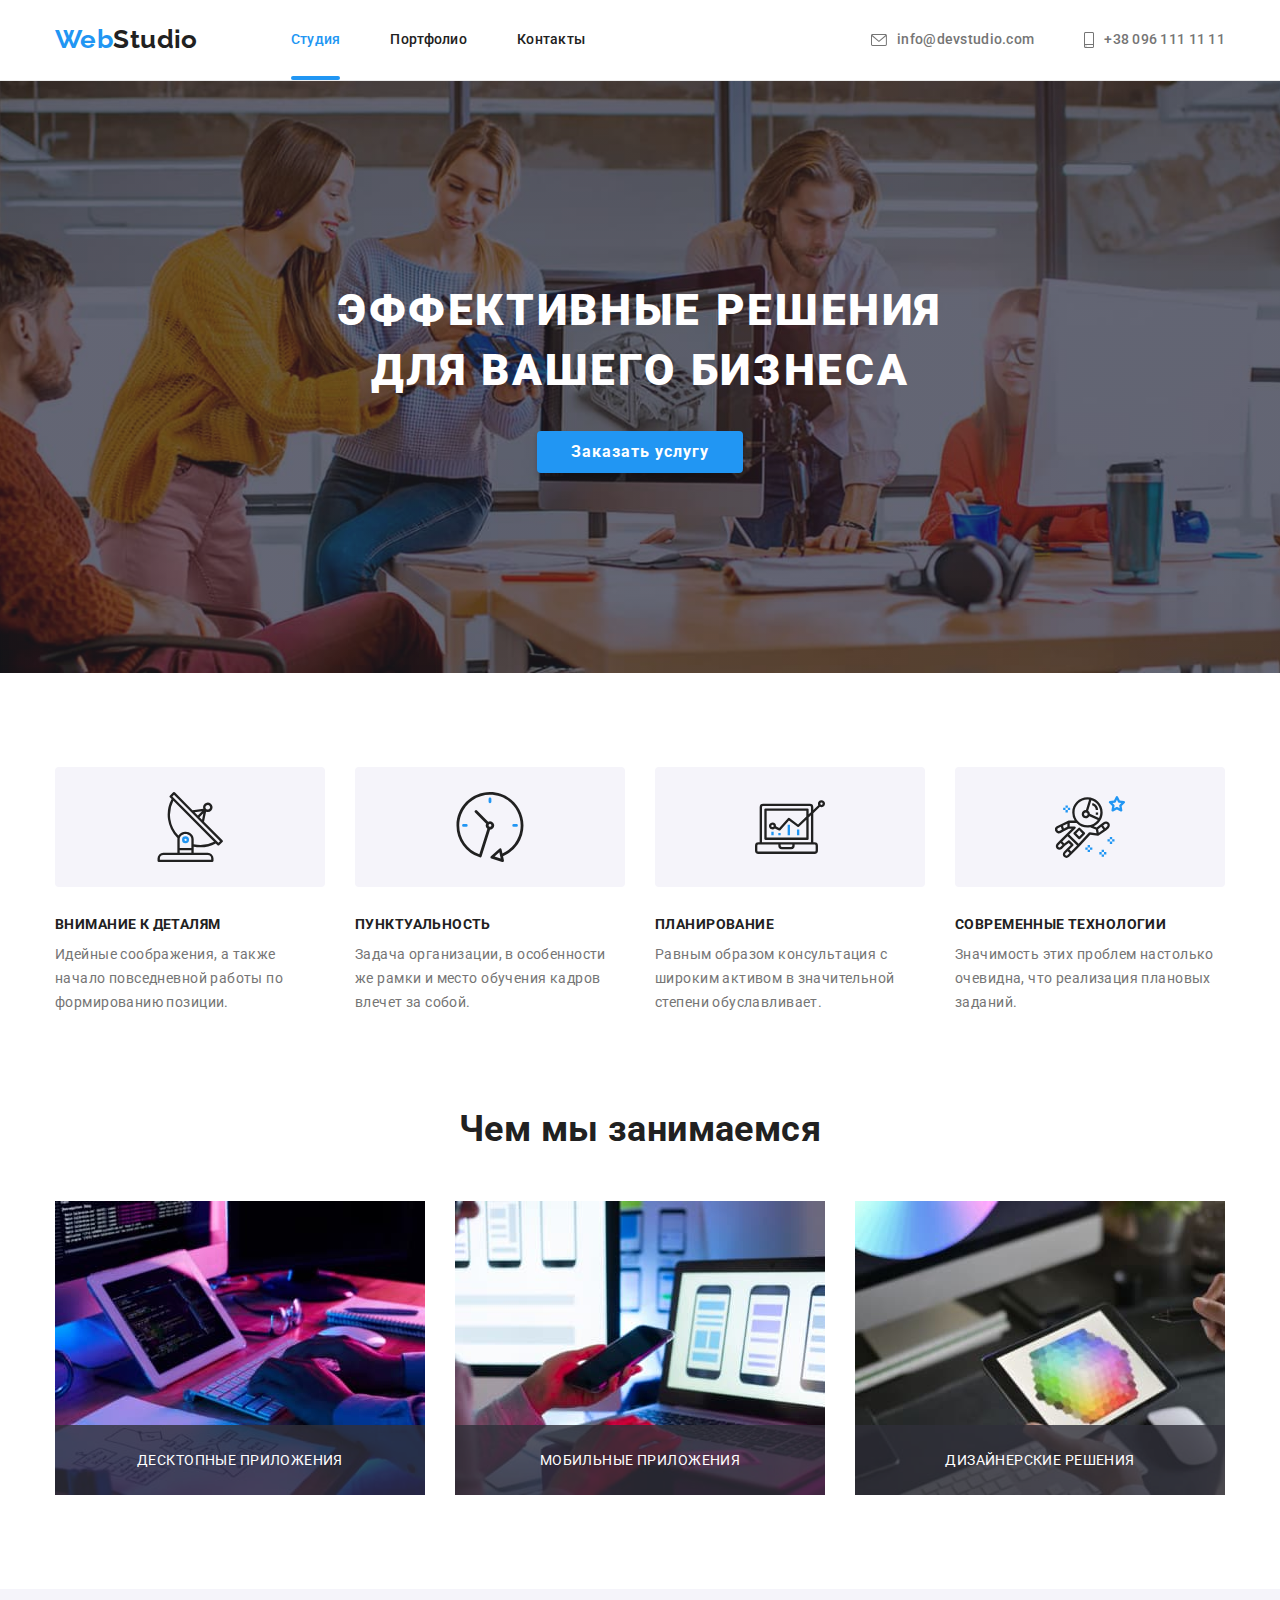
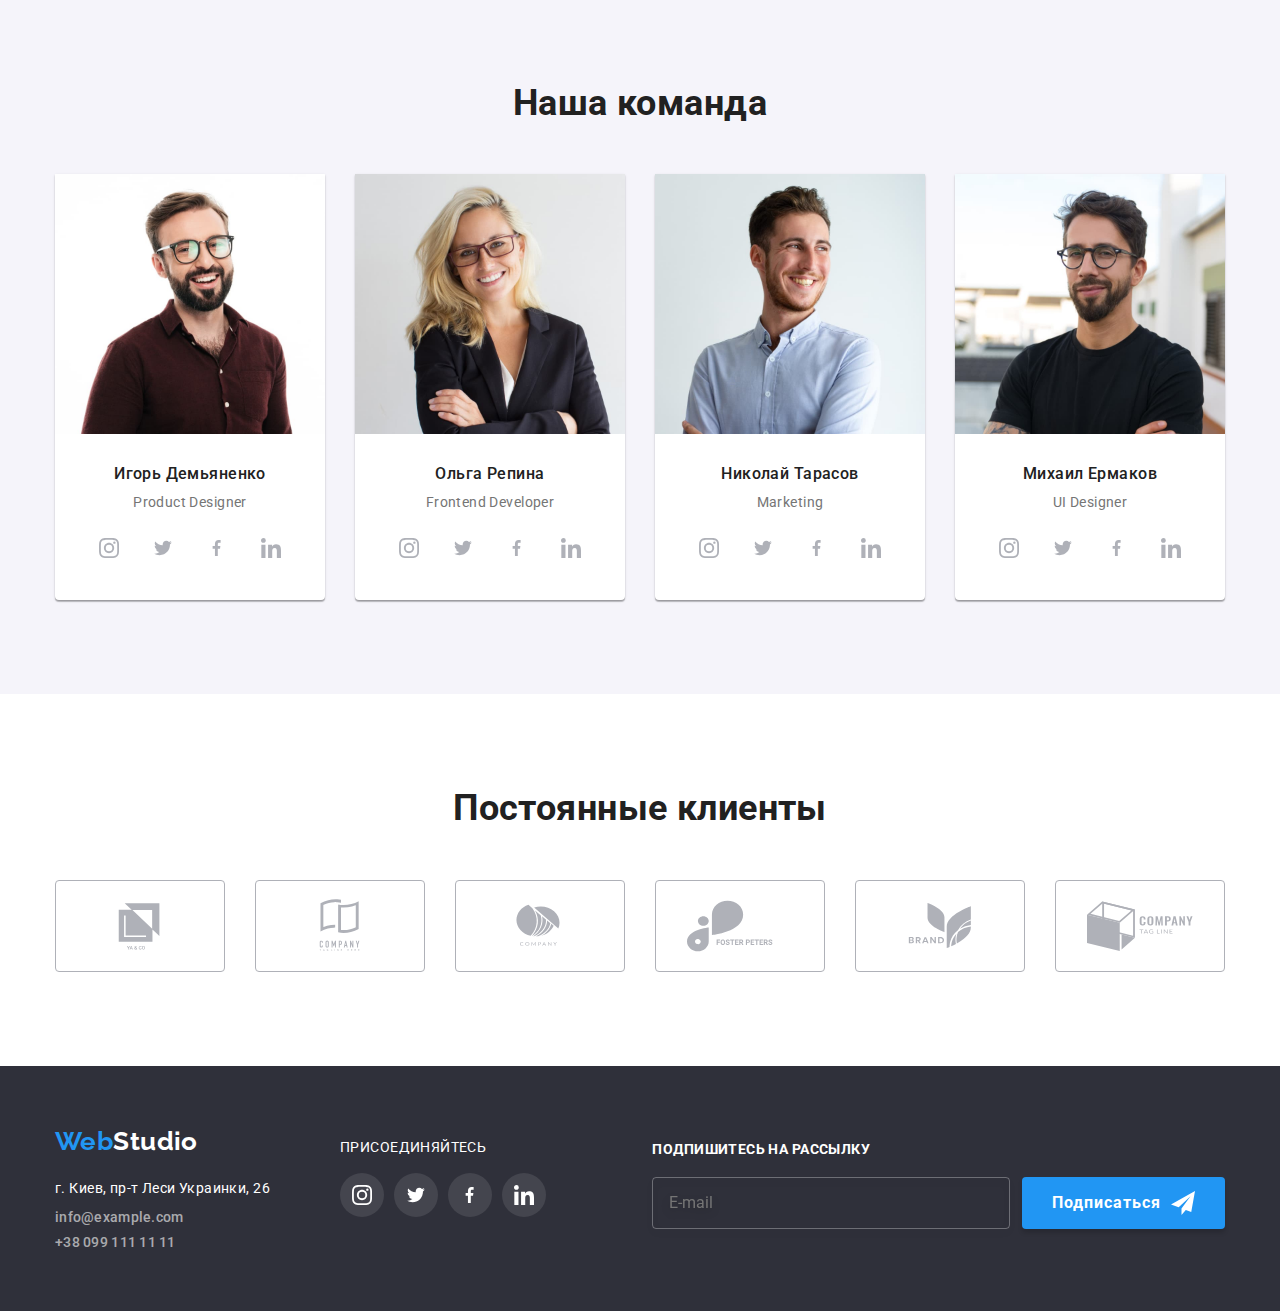
<file: index.html>
<!DOCTYPE html>
<html lang="ru">

<head>
  <meta charset="UTF-8">
  <meta http-equiv="X-UA-Compatible" content="IE=edge">
  <meta name="viewport" content="width=device-width, initial-scale=1.0">
  <title>goit-markup-hw-07</title>
  <link rel="stylesheet" href="https://cdnjs.cloudflare.com/ajax/libs/modern-normalize/1.1.0/modern-normalize.min.css">
  <link href="https://fonts.googleapis.com/css2?family=Raleway:wght@700&family=Roboto:wght@400;500;700;900&display=swap"
    rel="stylesheet">
  <link rel="stylesheet" href="./css/main.min.css">
</head>

<body>

  <header class="header">

    <div class="container header__container">

      <nav class="header__nav">

        <a href="./index.html" class="logo"><span class="logo__accent">Web</span>Studio</a>

        <ul class="menu">

          <li class="menu__item">
            <a href="./index.html" class="link menu__link menu__link--active">Студия</a>
          </li>

          <li class="menu__item">
            <a href="./portfolio.html" class="link menu__link">Портфолио</a>
          </li>

          <li class="menu__item">
            <a href="/" class="link menu__link">Контакты</a>
          </li>

        </ul>

      </nav>

      <div class="header__adress">
        <a href="mailto:info@example.com" class="link link--change">
          <svg class="header__icon">
            <use href="./image/sprite.svg#icon-mail"></use>
          </svg>
          info@devstudio.com
        </a>
        <a href="tel:+380991111111" class="link link--change">
          <svg class="header__icon header__icon--size">
            <use href="./image/sprite.svg#icon-phone"></use>
          </svg>
          +38 096 111 11 11
        </a>
      </div>

    </div>

  </header>

  <main>

    <section class="hero section">

      <div class="container">

        <h1 class="hero__title">Эффективные решения <br> для вашего бизнеса</h1>

        <button data-modal-open type="button" class="first__btn hero__btn">Заказать услугу</button>

      </div>

    </section>

    <section class="benefits section">

      <div class="container">

        <ul class="benefits__list">

          <li class="benefits__item">
            <div class="benefits__cover">
              <svg class="benefits__icon">
                <use href="./image/sprite.svg#icon-plate"></use>
              </svg>
            </div>
            <h3 class="benefits__title">Внимание к деталям</h3>
            <p class="benefits__text">Идейные соображения, а также начало повседневной работы по формированию позиции.
            </p>
          </li>

          <li class="benefits__item">
            <div class="benefits__cover">
              <svg class="benefits__icon">
                <use href="./image/sprite.svg#icon-clock"></use>
              </svg>
            </div>
            <h3 class="benefits__title">Пунктуальность</h3>
            <p class="benefits__text">Задача организации, в особенности же рамки и место обучения кадров влечет за собой.
            </p>
          </li>

          <li class="benefits__item">
            <div class="benefits__cover">
              <svg class="benefits__icon">
                <use href="./image/sprite.svg#icon-diagram"></use>
              </svg>
            </div>
            <h3 class="benefits__title">Планирование</h3>
            <p class="benefits__text">Равным образом консультация с широким активом в значительной степени обуславливает.
            </p>
          </li>

          <li class="benefits__item">
            <div class="benefits__cover">
              <svg class="benefits__icon">
                <use href="./image/sprite.svg#icon-astronaut"></use>
              </svg>
            </div>
            <h3 class="benefits__title">Современные технологии</h3>
            <p class="benefits__text">Значимость этих проблем настолько очевидна, что реализация плановых заданий.</p>
          </li>

        </ul>

      </div>

    </section>

    <section class="work section">

      <div class="container">

        <h2 class="work__title">Чем мы занимаемся</h2>

        <ul class="work__list">
          <li class="work__item">
            <img class="work__cover" src="./image/decstop.jpg" alt="робочий стол програмиста" width="370">
            <div class="work__sub">
              <p class="work__text">Десктопные приложения</p>
            </div>
          </li>
          <li class="work__item">
            <img class="work__cover" src="./image/phone.jpg" alt="ноутбук" width="370">
            <div class="work__sub">
              <p class="work__text">Мобильные приложения</p>
            </div>
          </li>
          <li class="work__item">
            <img class="work__cover" src="./image/tablet.jpg" alt="планшет с фигурой" width="370">
            <div class="work__sub">
              <p class="work__text">Дизайнерские решения</p>
            </div>
          </li>
        </ul>

      </div>

    </section>

    <section class="team section">

      <div class="container">

        <h2 class="team__title">Наша команда</h2>

        <ul class="team__list">

          <li class="team__item">
            <img src="./image/team1.jpg" alt="Игорь Демьяненко" width="270" class="team__img">
            <div class="team__description">

              <h3 class="team__name">Игорь Демьяненко</h3>
              <p class="team__position">Product Designer</p>

              <ul class="social">

                <li class="social__item">
                  <a href="#" class="social__link">
                    <svg width="20" height="20">
                      <use href="./image/sprite.svg#icon-instagram"></use>
                    </svg>
                  </a>
                </li>

                <li class="social__item">
                  <a href="#" class="social__link">
                    <svg width="20" height="16">
                      <use href="./image/sprite.svg#icon-twiter"></use>
                    </svg>
                  </a>
                </li>

                <li class="social__item">
                  <a href="#" class="social__link">
                    <svg width="10" height="16">
                      <use href="./image/sprite.svg#icon-facebook"></use>
                    </svg>
                  </a>
                </li>

                <li class="social__item">
                  <a href="#" class="social__link">
                    <svg width="20" height="20">
                      <use href="./image/sprite.svg#icon-linkedin"></use>
                    </svg>
                  </a>
                </li>

              </ul>

            </div>
          </li>

          <li class="team__item">
            <img src="./image/team2.jpg" alt="Ольга Репина" width="270" class="team__img">
            <div class="team__description">
              <h3 class="team__name">Ольга Репина</h3>
              <p class="team__position">Frontend Developer</p>

              <ul class="social">

                <li class="social__item">
                  <a href="#" class="social__link">
                    <svg width="20" height="20">
                      <use href="./image/sprite.svg#icon-instagram"></use>
                    </svg>
                  </a>
                </li>

                <li class="social__item">
                  <a href="#" class="social__link">
                    <svg width="20" height="16">
                      <use href="./image/sprite.svg#icon-twiter"></use>
                    </svg>
                  </a>
                </li>

                <li class="social__item">
                  <a href="#" class="social__link">
                    <svg width="10" height="16">
                      <use href="./image/sprite.svg#icon-facebook"></use>
                    </svg>
                  </a>
                </li>

                <li class="social__item">
                  <a href="#" class="social__link">
                    <svg width="20" height="20">
                      <use href="./image/sprite.svg#icon-linkedin"></use>
                    </svg>
                  </a>
                </li>

              </ul>

            </div>
          </li>

          <li class="team__item">
            <img src="./image/team3.jpg" alt="Николай Тарасов" width="270" class="team__img">
            <div class="team__description">
              <h3 class="team__name">Николай Тарасов</h3>
              <p class="team__position">Marketing</p>

              <ul class="social">

                <li class="social__item">
                  <a href="#" class="social__link">
                    <svg width="20" height="20">
                      <use href="./image/sprite.svg#icon-instagram"></use>
                    </svg>
                  </a>
                </li>

                <li class="social__item">
                  <a href="#" class="social__link">
                    <svg width="20" height="16">
                      <use href="./image/sprite.svg#icon-twiter"></use>
                    </svg>
                  </a>
                </li>

                <li class="social__item">
                  <a href="#" class="social__link">
                    <svg width="10" height="16">
                      <use href="./image/sprite.svg#icon-facebook"></use>
                    </svg>
                  </a>
                </li>

                <li class="social__item">
                  <a href="#" class="social__link">
                    <svg width="20" height="20">
                      <use href="./image/sprite.svg#icon-linkedin"></use>
                    </svg>
                  </a>
                </li>

              </ul>

            </div>
          </li>

          <li class="team__item">
            <img src="./image/team4.jpg" alt="Михаил Ермаков" width="270" class="team__img">
            <div class="team__description">
              <h3 class="team__name">Михаил Ермаков</h3>
              <p class="team__position">UI Designer</p>

              <ul class="social">

                <li class="social__item">
                  <a href="#" class="social__link">
                    <svg width="20" height="20">
                      <use href="./image/sprite.svg#icon-instagram"></use>
                    </svg>
                  </a>
                </li>

                <li class="social__item">
                  <a href="#" class="social__link">
                    <svg width="20" height="16">
                      <use href="./image/sprite.svg#icon-twiter"></use>
                    </svg>
                  </a>
                </li>

                <li class="social__item">
                  <a href="#" class="social__link">
                    <svg width="10" height="16">
                      <use href="./image/sprite.svg#icon-facebook"></use>
                    </svg>
                  </a>
                </li>

                <li class="social__item">
                  <a href="#" class="social__link">
                    <svg width="20" height="20">
                      <use href="./image/sprite.svg#icon-linkedin"></use>
                    </svg>
                  </a>
                </li>

              </ul>

            </div>
          </li>

        </ul>

      </div>

    </section>

    <section class="clients section">

      <div class="container">

        <h2 class="clients__title">Постоянные клиенты</h2>

        <ul class="clients__list">

          <li class="clients__item">
            <a href="#" class="clients__link">
              <svg class="clients__logo">
                <use href="./image/sprite.svg#icon-yaco"></use>
              </svg>
            </a>
          </li>

          <li class="clients__item">
            <a href="#" class="clients__link">
              <svg class="clients__logo">
                <use href="./image/sprite.svg#icon-group"></use>
              </svg>
            </a>
          </li>

          <li class="clients__item">
            <a href="#" class="clients__link">
              <svg class="clients__logo">
                <use href="./image/sprite.svg#icon-company"></use>
              </svg>
            </a>
          </li>

          <li class="clients__item">
            <a href="#" class="clients__link">
              <svg class="clients__logo">
                <use href="./image/sprite.svg#icon-foster"></use>
              </svg>
            </a>
          </li>

          <li class="clients__item">
            <a href="#" class="clients__link">
              <svg class="clients__logo">
                <use href="./image/sprite.svg#icon-brand"></use>
              </svg>
            </a>
          </li>

          <li class="clients__item">
            <a href="#" class="clients__link">
              <svg class="clients__logo">
                <use href="./image/sprite.svg#icon-tagline"></use>
              </svg>
            </a>
          </li>

        </ul>

      </div>

    </section>

  </main>

  <footer class="footer">

    <div class="container footer__container">

      <div class="footer__contact">
        <a href="./index.html" class="logo logo__footer "><span class="logo__accent ">Web</span>Studio</a>

        <address class="footer__adress">г. Киев, пр-т Леси Украинки, 26</address>
        <a href="mailto:info@example.com" class="link link__footer">info@example.com</a>
        <a href="tel:+380991111111" class="link link__footer">+38 099 111 11 11</a>
      </div>

      <div class="footer__social">

        <p class="footer__text">присоединяйтесь</p>
  
        <ul class="footer__list">
  
          <li class="footer__item">
            <a href="#" class="footer__link">
              <svg width="20" height="20">
                <use href="./image/sprite.svg#icon-instagram"></use>
              </svg>
            </a>
          </li>
  
          <li class="footer__item">
            <a href="#" class="footer__link">
              <svg width="20" height="16">
                <use href="./image/sprite.svg#icon-twiter"></use>
              </svg>
            </a>
          </li>
  
          <li class="footer__item">
            <a href="#" class="footer__link">
              <svg width="10" height="16">
                <use href="./image/sprite.svg#icon-facebook"></use>
              </svg>
            </a>
          </li>
  
          <li class="footer__item">
            <a href="#" class="footer__link">
              <svg width="20" height="20">
                <use href="./image/sprite.svg#icon-linkedin"></use>
              </svg>
            </a>
          </li>
  
        </ul>
  
      </div>

      <div class="footer__form">
        <form class="form">

          <div class="form__right">
            <label class="form__title">
              Подпишитесь на рассылку
              <input name="email" type="email" placeholder="E-mail" class="form__input">
            </label>
          </div>
  
          <div>
            <button type="submit" class="first__btn form__btn">
              Подписаться
              <svg width="24" height="24" class="form__icon">
                <use href="./image/sprite.svg#icon-send"></use>
              </svg>
            </button>
          </div>
          
        </form>
      </div>

    </div>

  </footer>

  <div data-modal class="backdrop is-hidden">
    <div class="modal">

      <button aria-label="кнопка закрить окно" data-modal-close type="button" class="modal__button">
        <svg class="modal__close" width="11" height="11">
          <use href="./image/sprite.svg#icon-modal-close"></use>
        </svg>
      </button>

      <h2 class="modal__title">Оставьте свои данные, мы вам перезвоним</h2>

      <label class="modal__field">
        Имя
        <input class="modal__input" name="name" type="text">
        <svg class="modal__icon" width="12px" height="12px">
          <use href="./image/sprite.svg#icon-modal-name"></use>
        </svg>
      </label>

      <label class="modal__field">
        Телефон
        <input class="modal__input" name="tel" type="tel">
        <svg class="modal__icon" width="13px" height="13px">
          <use href="./image/sprite.svg#icon-modal-phone"></use>
        </svg>
      </label>

      <label class="modal__field">
        Почта
        <input class="modal__input" name="email" type="email">
        <svg class="modal__icon" width="15px" height="12px">
          <use href="./image/sprite.svg#icon-modal-mail"></use>
        </svg>
      </label>

      <label class="modal__field">
        Комментарий
        <textarea class="modal__input modal__textarea" name="comment" placeholder="Введите текст"></textarea>
      </label>

      <label class="police">
        <input class="police__checkbox" name="police" type="checkbox">
        <svg width="16" height="15" class="police__checkbox--icon">
          <use href="./image/sprite.svg#check"></use>
        </svg>
        <span>Соглашаюсь с рассылкой и принимаю <a href="#" class="police__link">Условия договора</a></span>
      </label>

      <div class="modal__send">
        <button class="first__btn modal__btn" type="submit">Отправить</button>
      </div>

    </div>
  </div>

  <script src="./js/modal.js"></script>

</body>

</html>
</file>
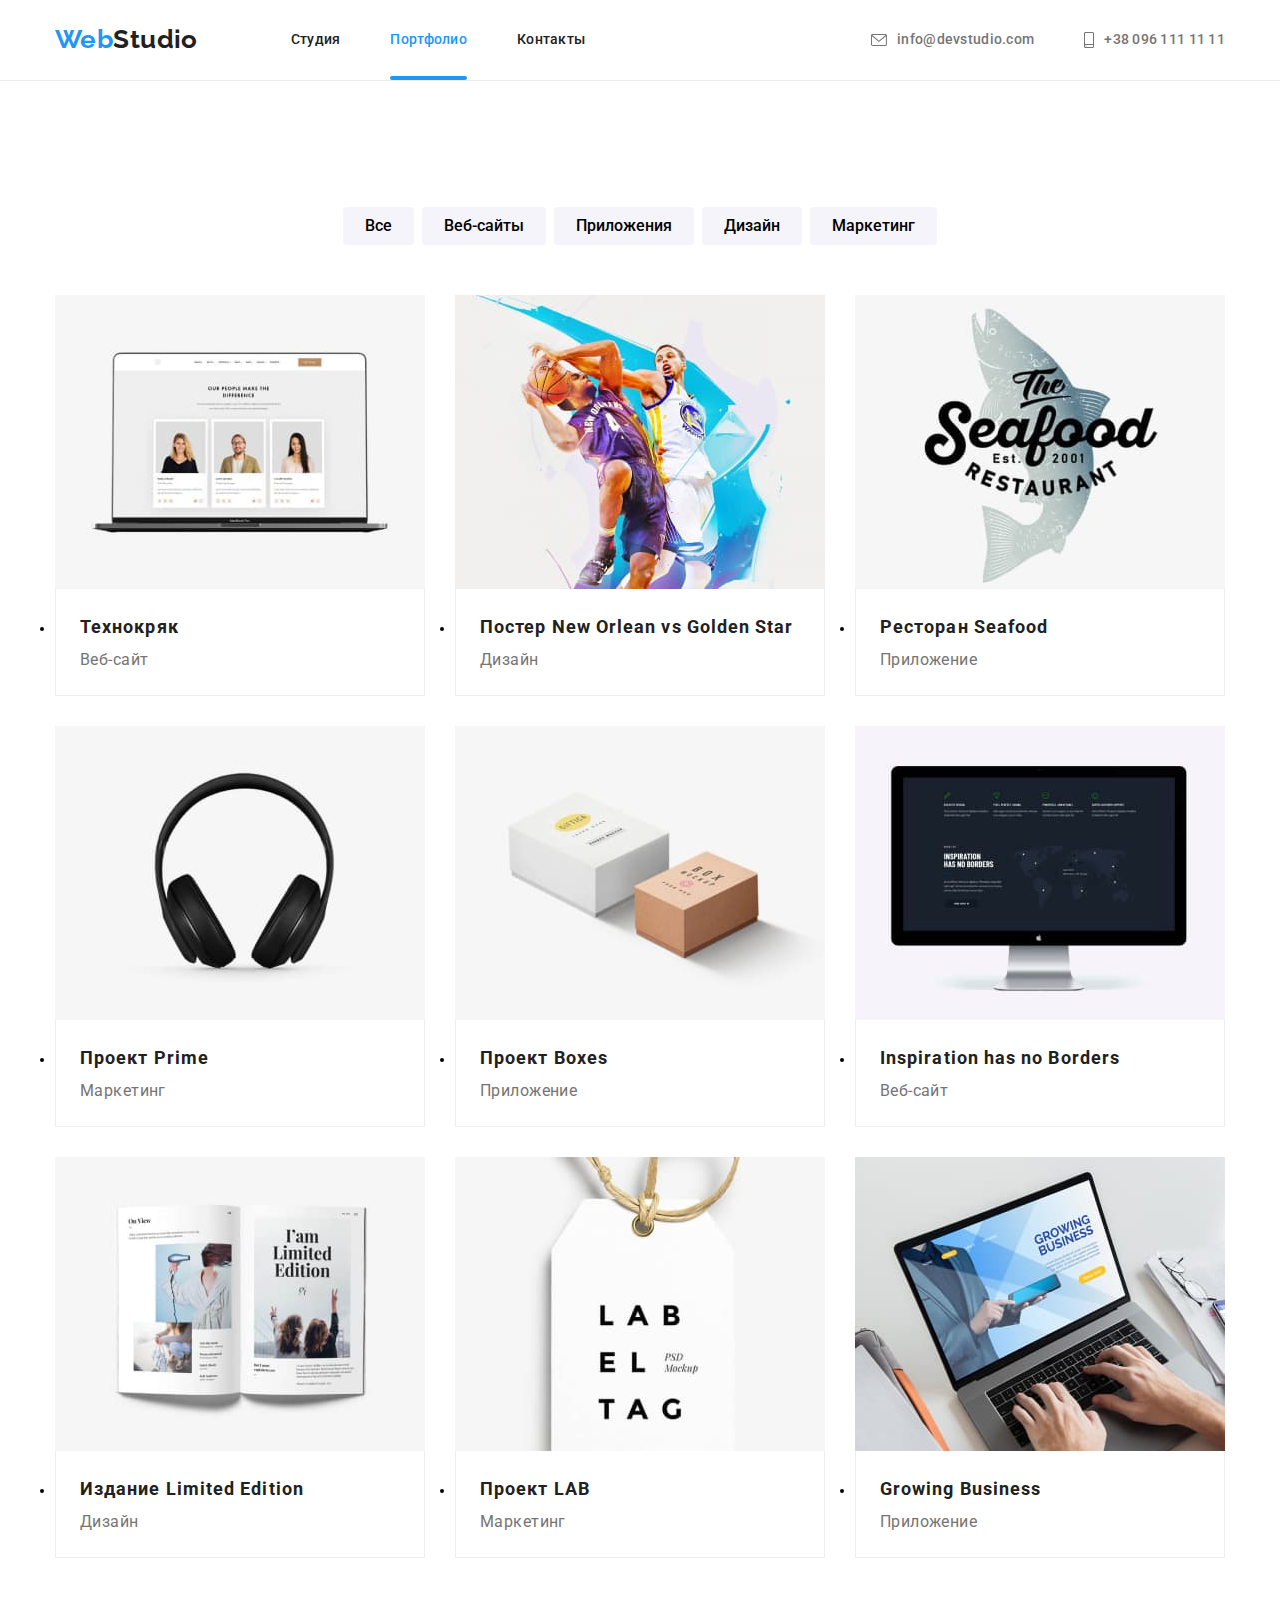
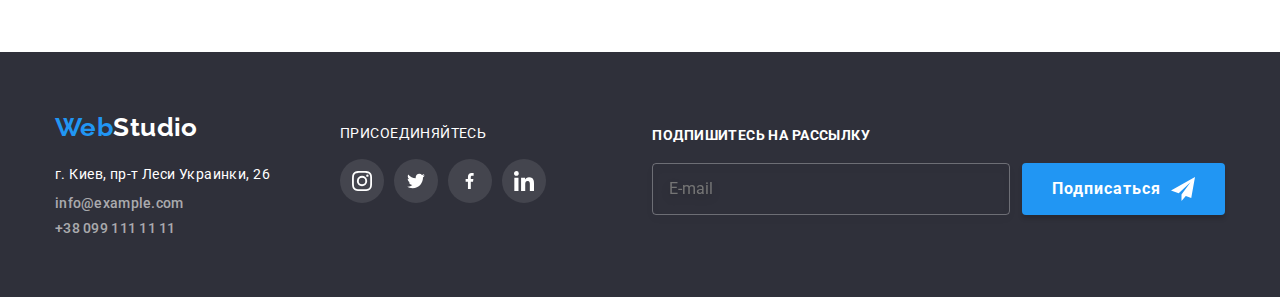
<file: portfolio.html>
<!DOCTYPE html>
<html lang="ru">

<head>
  <meta charset="UTF-8">
  <meta http-equiv="X-UA-Compatible" content="IE=edge">
  <meta name="viewport" content="width=device-width, initial-scale=1.0">
  <title>Портфолио</title>
  <link rel="stylesheet" href="https://cdnjs.cloudflare.com/ajax/libs/modern-normalize/1.1.0/modern-normalize.min.css">
  <link href="https://fonts.googleapis.com/css2?family=Raleway:wght@700&family=Roboto:wght@400;500;700;900&display=swap"
    rel="stylesheet">
  <link rel="stylesheet" href="./css/main.min.css">
</head>

<body>

  <header class="header">

    <div class="container header__container">

      <nav class="header__nav">

        <a href="./index.html" class="logo"><span class="logo__accent">Web</span>Studio</a>

        <ul class="menu">

          <li class="menu__item">
            <a href="./index.html" class="link menu__link ">Студия</a>
          </li>

          <li class="menu__item">
            <a href="./portfolio.html" class="link menu__link menu__link--active">Портфолио</a>
          </li>

          <li class="menu__item">
            <a href="/" class="link menu__link">Контакты</a>
          </li>

        </ul>

      </nav>

      <div class="header__adress">
        <a href="mailto:info@example.com" class="link link--change">
          <svg class="header__icon">
            <use href="./image/sprite.svg#icon-mail"></use>
          </svg>
          info@devstudio.com
        </a>
        <a href="tel:+380991111111" class="link link--change">
          <svg class="header__icon header__icon--size">
            <use href="./image/sprite.svg#icon-phone"></use>
          </svg>
          +38 096 111 11 11
        </a>
      </div>

    </div>

  </header>

  <main>

    <section class="portfolio section">

      <div class="container">

        <h1 class="is-hidden">Портфолио</h1>

        <ul class="filter">

          <li class="filter-btn">
            <button type="button" class="btn">Все</button>
          </li>

          <li class="filter-btn">
            <button type="button" class="btn">Веб-сайты</button>
          </li>

          <li class="filter-btn">
            <button type="button" class="btn">Приложения</button>
          </li>

          <li class="filter-btn">
            <button type="button" class="btn">Дизайн</button>
          </li>

          <li class="filter-btn">
            <button type="button" class="btn">Маркетинг</button>
          </li>

        </ul>

        <ul class="portfolio__list">

          <li class="portfolio__item">
            <a href="#" class="portfolio__link">
              <div class="portfolio__cover">
                <img src="./image/port1.jpg" alt="ноутбук" width="370" class="portfolio__img">
                <div class="portfolio__active">
                  <p>
                    Технокряк это современная площадка распространения коронавируса. Компании используют эту платформу для цифрового шпионажа и атак на защищённые сервера конкурентов.
                  </p>
                </div>
              </div>
              <div class="portfolio__description">
                <h2 class="portfolio__title">Технокряк</h2>
                <p class="portfolio__text">Веб-сайт</p>
              </div>
            </a>
          </li>

          <li class="portfolio__item">
            <a href="#" class="portfolio__link">
              <div class="portfolio__cover">
                <img src="./image/port2.jpg" alt="Постер New Orlean vs Golden Star" width="370" class="portfolio__img">
                <p class="portfolio__active">
                  Технокряк это современная площадка распространения коронавируса. Компании используют эту платформу для цифрового шпионажа и атак на защищённые сервера конкурентов.
                </p>
              </div>
              <div class="portfolio__description">
                <h2 class="portfolio__title">Постер New Orlean vs Golden Star</h2>
                <p class="portfolio__text">Дизайн</p>
              </div>
            </a>
          </li>

          <li class="portfolio__item">
            <a href="#" class="portfolio__link">
              <div class="portfolio__cover">
                <img src="./image/port3.jpg" alt="лого ресторану" width="370" class="portfolio__img">
                <p class="portfolio__active">
                  Технокряк это современная площадка распространения коронавируса. Компании используют эту платформу для цифрового шпионажа и атак на защищённые сервера конкурентов.
                </p>
              </div>
              <div class="portfolio__description">
                <h2 class="portfolio__title">Ресторан Seafood</h2>
                <p class="portfolio__text">Приложение</p>
              </div>
            </a>
          </li>

          <li class="portfolio__item">
            <a href="#" class="portfolio__link">
              <div class="portfolio__cover">
                <img src="./image/port4.jpg" alt="навушникі" width="370" class="portfolio__img">
                <p class="portfolio__active">
                  Технокряк это современная площадка распространения коронавируса. Компании используют эту платформу для цифрового шпионажа и атак на защищённые сервера конкурентов.
                </p>
              </div>
              <div class="portfolio__description">
                <h2 class="portfolio__title">Проект Prime</h2>
                <p class="portfolio__text">Маркетинг</p>
              </div>
            </a>
          </li>

          <li class="portfolio__item">
            <a href="#" class="portfolio__link">
              <div class="portfolio__cover">
                <img src="./image/port5.jpg" alt="коробки" width="370" class="portfolio__img">
                <p class="portfolio__active">
                  Технокряк это современная площадка распространения коронавируса. Компании используют эту платформу для цифрового шпионажа и атак на защищённые сервера конкурентов.
                </p>
              </div>
              <div class="portfolio__description">
                <h2 class="portfolio__title">Проект Boxes</h2>
                <p class="portfolio__text">Приложение</p>
              </div>
            </a>
          </li>

          <li class="portfolio__item">
            <a href="#" class="portfolio__link">
              <div class="portfolio__cover">
                <img src="./image/port6.jpg" alt="монітор" width="370" class="portfolio__img">
                <p class="portfolio__active">
                  Технокряк это современная площадка распространения коронавируса. Компании используют эту платформу для цифрового шпионажа и атак на защищённые сервера конкурентов.
                </p>
              </div>
              <div class="portfolio__description">
                <h2 class="portfolio__title">Inspiration has no Borders</h2>
                <p class="portfolio__text">Веб-сайт</p>
              </div>
            </a>
          </li>

          <li class="portfolio__item">
            <a href="#" class="portfolio__link">
              <div class="portfolio__cover">
                <img src="./image/port7.jpg" alt="книга" width="370" class="portfolio__img">
                <p class="portfolio__active">
                  Технокряк это современная площадка распространения коронавируса. Компании используют эту платформу для цифрового шпионажа и атак на защищённые сервера конкурентов.
                </p>
              </div>
              <div class="portfolio__description">
                <h2 class="portfolio__title">Издание Limited Edition</h2>
                <p class="portfolio__text">Дизайн</p>
              </div>
            </a>
          </li>

          <li class="portfolio__item">
            <a href="#" class="portfolio__link">
              <div class="portfolio__cover">
                <img src="./image/port8.jpg" alt="бірка" width="370" class="portfolio__img">
                <p class="portfolio__active">
                  Технокряк это современная площадка распространения коронавируса. Компании используют эту платформу для цифрового шпионажа и атак на защищённые сервера конкурентов.
                </p>
              </div>
              <div class="portfolio__description">
                <h2 class="portfolio__title">Проект LAB</h2>
                <p class="portfolio__text">Маркетинг</p>
              </div>
            </a>
          </li>

          <li class="portfolio__item">
            <a href="#" class="portfolio__link">
              <div class="portfolio__cover">
                <img src="./image/port9.jpg" alt="ноутбук" width="370" class="portfolio__img">
                <p class="portfolio__active">
                  Технокряк это современная площадка распространения коронавируса. Компании используют эту платформу для цифрового шпионажа и атак на защищённые сервера конкурентов.
                </p>
              </div>
              <div class="portfolio__description">
                <h2 class="portfolio__title">Growing Business</h2>
                <p class="portfolio__text">Приложение</p>
              </div>
            </a>
          </li>


        </ul>

      </div>

    </section>

  </main>

  <footer class="footer">

    <div class="container footer__container">

      <div class="footer__contact">
        <a href="./index.html" class="logo logo__footer "><span class="logo__accent ">Web</span>Studio</a>

        <address class="footer__adress">г. Киев, пр-т Леси Украинки, 26</address>
        <a href="mailto:info@example.com" class="link link__footer">info@example.com</a>
        <a href="tel:+380991111111" class="link link__footer">+38 099 111 11 11</a>
      </div>

      <div class="footer__social">

        <p class="footer__text">присоединяйтесь</p>
  
        <ul class="footer__list">
  
          <li class="footer__item">
            <a href="#" class="footer__link">
              <svg width="20" height="20">
                <use href="./image/sprite.svg#icon-instagram"></use>
              </svg>
            </a>
          </li>
  
          <li class="footer__item">
            <a href="#" class="footer__link">
              <svg width="20" height="16">
                <use href="./image/sprite.svg#icon-twiter"></use>
              </svg>
            </a>
          </li>
  
          <li class="footer__item">
            <a href="#" class="footer__link">
              <svg width="10" height="16">
                <use href="./image/sprite.svg#icon-facebook"></use>
              </svg>
            </a>
          </li>
  
          <li class="footer__item">
            <a href="#" class="footer__link">
              <svg width="20" height="20">
                <use href="./image/sprite.svg#icon-linkedin"></use>
              </svg>
            </a>
          </li>
  
        </ul>
  
      </div>

      <div class="footer__form">
        <form class="form">

          <div class="form__right">
            <label class="form__title">
              Подпишитесь на рассылку
              <input name="email" type="email" placeholder="E-mail" class="form__input">
            </label>
          </div>
  
          <div>
            <button type="submit" class="first__btn form__btn">
              Подписаться
              <svg width="24" height="24" class="form__icon">
                <use href="./image/sprite.svg#icon-send"></use>
              </svg>
            </button>
          </div>
          
        </form>
      </div>

    </div>

  </footer>

</body>

</html>
</file>
<file: css/main.min.css>
:root{--text-color: #757575;--title-text: #212121;--text-accent: #2196F3;--white: #ffffff;--icon: #AFB1B8;--same-bg: #F5F4FA;--filter-card: #EEEEEE;--hero-bg: #2F303A;--cubik: cubic-bezier(0.4, 0, 0.2, 1);--ms: 250ms}body{font-family:'Roboto', sans-serif;font-style:normal;letter-spacing:0.03em;font-size:14px}h1,h2,h3,h4,h5,h6{font-weight:700;color:var(--title-text);margin:0}ul,p{margin:0;padding:0 0}.section{padding:94px 0}.first__btn{-webkit-box-shadow:0px 4px 4px rgba(0,0,0,0.15);box-shadow:0px 4px 4px rgba(0,0,0,0.15);border-radius:4px;letter-spacing:0.06em;background-color:var(--text-accent);color:var(--white);font-size:16px;font-weight:700;cursor:pointer;-webkit-transition:border var(--ms) var(--cubik),color var(--ms) var(--cubik),background-color var(--ms) var(--cubik);transition:border var(--ms) var(--cubik),color var(--ms) var(--cubik),background-color var(--ms) var(--cubik)}.first__btn:hover,.first__btn:focus{color:var(--text-accent);background-color:var(--white)}.btn{background-color:var(--same-bg);border:none;border-radius:4px;padding:6px 22px;font-weight:500;font-size:16px;line-height:1.62;cursor:pointer;-webkit-transition:color var(--ms) var(--cubik),background-color var(--ms) var(--cubik),-webkit-box-shadow var(--ms) var(--cubik);transition:color var(--ms) var(--cubik),background-color var(--ms) var(--cubik),-webkit-box-shadow var(--ms) var(--cubik);transition:color var(--ms) var(--cubik),background-color var(--ms) var(--cubik),box-shadow var(--ms) var(--cubik);transition:color var(--ms) var(--cubik),background-color var(--ms) var(--cubik),box-shadow var(--ms) var(--cubik),-webkit-box-shadow var(--ms) var(--cubik)}.btn:hover,.btn:focus{color:var(--white);background-color:var(--text-accent);-webkit-box-shadow:0px 3px 1px rgba(0,0,0,0.1),0px 1px 2px rgba(0,0,0,0.08),0px 2px 2px rgba(0,0,0,0.12);box-shadow:0px 3px 1px rgba(0,0,0,0.1),0px 1px 2px rgba(0,0,0,0.08),0px 2px 2px rgba(0,0,0,0.12)}.link{display:-webkit-box;display:-ms-flexbox;display:flex;-webkit-box-align:center;-ms-flex-align:center;align-items:center;padding:32px 0;text-decoration:none;color:var(--title-text);letter-spacing:0.02em;line-height:1.14;font-weight:500;-webkit-transition:color var(--ms) var(--cubik);transition:color var(--ms) var(--cubik)}.link:hover,.link:focus{color:var(--text-accent)}.link--change{color:var(--text-color)}.link--change:not(:last-child){margin-right:50px}.link__footer{color:rgba(255,255,255,0.6);padding:0}.link__footer:not(:last-child){margin-bottom:9px}.social{display:-webkit-box;display:-ms-flexbox;display:flex;-webkit-box-pack:center;-ms-flex-pack:center;justify-content:center;list-style:none;margin-top:16px}.social__item:not(:last-child){margin-right:10px}.social__link{display:-webkit-box;display:-ms-flexbox;display:flex;-webkit-box-align:center;-ms-flex-align:center;align-items:center;-webkit-box-pack:center;-ms-flex-pack:center;justify-content:center;width:44px;height:44px;background-color:var(--white);fill:var(--icon);-webkit-transition:background-color var(--ms) var(--cubik),border-radius var(--ms) var(--cubik),fill var(--ms) var(--cubik);transition:background-color var(--ms) var(--cubik),border-radius var(--ms) var(--cubik),fill var(--ms) var(--cubik)}.social__link:hover,.social__link:focus{background-color:var(--text-accent);border-radius:50%;fill:var(--white)}.is-hidden{pointer-events:none;visibility:hidden;opacity:0}.container{max-width:1200px;margin:0 auto;padding:0 15px}.header{border-bottom:1px solid #ECECEC}.header__container{display:-webkit-box;display:-ms-flexbox;display:flex;-webkit-box-align:center;-ms-flex-align:center;align-items:center}.header__nav{display:-webkit-box;display:-ms-flexbox;display:flex;-webkit-box-align:center;-ms-flex-align:center;align-items:center}.header__adress{display:-webkit-box;display:-ms-flexbox;display:flex;margin-left:auto}.header__icon{fill:currentColor;margin-right:10px;width:16px;height:12px}.header__icon--size{width:10px;height:16px}.menu{display:-webkit-box;display:-ms-flexbox;display:flex;-webkit-box-align:center;-ms-flex-align:center;align-items:center;list-style:none;margin-left:93px}.menu__item:not(:last-child){margin-right:50px}.menu__link--active{position:relative;color:var(--text-accent)}.menu__link--active::after{content:"";position:absolute;left:0;bottom:0;width:100%;height:4px;border-radius:2px;background-color:var(--text-accent)}.logo{font-family:'Raleway', sans-serif;font-weight:700;font-size:26px;line-height:1.2;color:var(--title-text);text-decoration:none}.logo__accent{color:var(--text-accent)}.logo__footer{display:block;margin-bottom:20px;color:var(--white)}.hero{background-image:-webkit-gradient(linear, left top, right top, from(rgba(47,48,58,0.4)), to(rgba(47,48,58,0.4))),url(../image/hero.jpg);background-image:linear-gradient(to right, rgba(47,48,58,0.4), rgba(47,48,58,0.4)),url(../image/hero.jpg);background-repeat:no-repeat;background-position:center;background-size:cover;background-color:var(--hero-bg);text-align:center;padding:200px 0;max-width:1600px;margin-right:auto;margin-left:auto}.hero__title{margin-bottom:30px;font-weight:900;font-size:44px;line-height:1.36;text-transform:uppercase;letter-spacing:0.06em;color:var(--white)}.hero__btn{padding:10px 32px;border:2px solid var(--text-accent)}.hero__btn:hover,.hero__btn:focus{border:2px solid var(--text-accent)}.benefits{padding-bottom:47px}.benefits__list{display:-webkit-box;display:-ms-flexbox;display:flex;-webkit-box-align:center;-ms-flex-align:center;align-items:center;list-style:none}.benefits__cover{display:-webkit-box;display:-ms-flexbox;display:flex;-webkit-box-pack:center;-ms-flex-pack:center;justify-content:center;-webkit-box-align:center;-ms-flex-align:center;align-items:center;width:270px;height:120px;background-color:var(--same-bg);border-radius:4px;margin-bottom:30px}.benefits__icon{width:70px;height:70px}.benefits__title{margin-bottom:10px;line-height:1.14;text-transform:uppercase;font-size:14px}.benefits__text{color:var(--text-color);line-height:1.71}.benefits__item+.benefits__item{margin-left:30px}.work{padding-top:47px}.work__title{margin-bottom:50px;font-size:36px;line-height:1.16;text-align:center}.work__list{display:-webkit-box;display:-ms-flexbox;display:flex;-webkit-box-pack:justify;-ms-flex-pack:justify;justify-content:space-between;list-style:none}.work__item{position:relative}.work__cover{display:block}.work__sub{position:absolute;bottom:0;left:0;display:-webkit-box;display:-ms-flexbox;display:flex;-webkit-box-pack:center;-ms-flex-pack:center;justify-content:center;-webkit-box-align:center;-ms-flex-align:center;align-items:center;height:70px;width:100%;background:rgba(47,48,58,0.8)}.work__text{line-height:calc(16 / 14);text-transform:uppercase;color:var(--white)}.team{background:var(--same-bg)}.team__title{margin-bottom:50px;font-size:36px;line-height:1.16;text-align:center}.team__list{display:-webkit-box;display:-ms-flexbox;display:flex;-webkit-box-pack:justify;-ms-flex-pack:justify;justify-content:space-between;list-style:none;line-height:1.18;text-align:center}.team__item{background:var(--white);-webkit-box-shadow:0px 1px 3px rgba(0,0,0,0.12),0px 1px 1px rgba(0,0,0,0.14),0px 2px 1px rgba(0,0,0,0.2);box-shadow:0px 1px 3px rgba(0,0,0,0.12),0px 1px 1px rgba(0,0,0,0.14),0px 2px 1px rgba(0,0,0,0.2);border-radius:0px 0px 4px 4px}.team__img{display:block;max-width:100%;height:auto}.team__description{padding:30px 0}.team__name{font-weight:500}.team__position{margin-top:10px;color:var(--text-color)}.clients__title{margin-bottom:50px;font-size:36px;line-height:1.16;text-align:center}.clients__list{display:-webkit-box;display:-ms-flexbox;display:flex;-webkit-box-pack:justify;-ms-flex-pack:justify;justify-content:space-between;list-style:none}.clients__link{display:-webkit-box;display:-ms-flexbox;display:flex;-webkit-box-align:center;-ms-flex-align:center;align-items:center;-webkit-box-pack:center;-ms-flex-pack:center;justify-content:center;fill:var(--icon);width:170px;height:92px;border:1px solid var(--icon);border-radius:4px;-webkit-transition:fill var(--ms) var(--cubik),border-color var(--ms) var(--cubik);transition:fill var(--ms) var(--cubik),border-color var(--ms) var(--cubik)}.clients__link:hover,.clients__link:focus{fill:var(--text-accent);border-color:var(--text-accent)}.clients__logo{width:106px;height:60px}.footer{padding:60px 0;background-color:#2F303A;line-height:1.71}.footer__container{display:-webkit-box;display:-ms-flexbox;display:flex}.footer__contact{display:-webkit-box;display:-ms-flexbox;display:flex;-webkit-box-orient:vertical;-webkit-box-direction:normal;-ms-flex-direction:column;flex-direction:column}.footer__adress{margin-bottom:9px;color:var(--white);font-style:normal}.footer__social{margin-left:70px}.footer__text{margin:15px 0 20px 0;font-size:14px;line-height:0.87;text-transform:uppercase;color:var(--white)}.footer__list{display:-webkit-box;display:-ms-flexbox;display:flex;list-style:none}.footer__item:not(:last-child){margin-right:10px}.footer__link{display:-webkit-box;display:-ms-flexbox;display:flex;-webkit-box-pack:center;-ms-flex-pack:center;justify-content:center;-webkit-box-align:center;-ms-flex-align:center;align-items:center;width:44px;height:44px;fill:var(--white);background-color:rgba(255,255,255,0.1);border-radius:50%;-webkit-transition:background-color var(--ms) var(--cubik);transition:background-color var(--ms) var(--cubik)}.footer__link:hover,.footer__link:focus{background-color:var(--text-accent)}.footer__form{margin-top:15px;margin-left:auto}.form{display:-webkit-box;display:-ms-flexbox;display:flex;-webkit-box-align:end;-ms-flex-align:end;align-items:flex-end}.form__right{margin-right:12px}.form__title{display:-webkit-box;display:-ms-flexbox;display:flex;-webkit-box-orient:vertical;-webkit-box-direction:normal;-ms-flex-direction:column;flex-direction:column;font-weight:700;line-height:calc(16 / 14);text-transform:uppercase;color:var(--white)}.form__input{min-width:358px;margin-top:20px;padding:15px 16px;background-color:transparent;border:1px solid rgba(255,255,255,0.3);-webkit-filter:drop-shadow(0px 4px 4px rgba(0,0,0,0.15));filter:drop-shadow(0px 4px 4px rgba(0,0,0,0.15));border-radius:4px;font-size:16px;line-height:calc(20 / 16);outline:none;color:var(--text-accent)}.form__input:focus-visible{border-color:var(--text-accent)}.form__btn{display:-webkit-box;display:-ms-flexbox;display:flex;-webkit-box-align:center;-ms-flex-align:center;align-items:center;padding:10px 29px;border:1px solid transparent;line-height:calc(30 / 16);text-align:center}.form__btn:hover,.form__btn:focus{border:1px solid var(--text-accent)}.form__icon{margin-left:10px;fill:var(--white);-webkit-transition:fill var(--ms) var(--cubik);transition:fill var(--ms) var(--cubik)}.form:hover .form__icon,.form:focus .form__icon{fill:var(--text-accent)}.filter{display:-webkit-box;display:-ms-flexbox;display:flex;-webkit-box-pack:center;-ms-flex-pack:center;justify-content:center;margin-bottom:50px;list-style:none}.filter-btn+.filter-btn{margin-left:8px}.portfolio{list-style:none}.portfolio__list{display:-webkit-box;display:-ms-flexbox;display:flex;-ms-flex-wrap:wrap;flex-wrap:wrap;margin-top:-30px;margin-left:-30px}.portfolio__item{-ms-flex-preferred-size:calc(100% / 3 - 30px);flex-basis:calc(100% / 3 - 30px);margin-top:30px;margin-left:30px;-webkit-transition-duration:0.25s;transition-duration:0.25s;background:var(--white);-webkit-transition:-webkit-box-shadow var(--ms) var(--cubik);transition:-webkit-box-shadow var(--ms) var(--cubik);transition:box-shadow var(--ms) var(--cubik);transition:box-shadow var(--ms) var(--cubik), -webkit-box-shadow var(--ms) var(--cubik)}.portfolio__item:hover,.portfolio__item:focus{-webkit-box-shadow:0px 1px 1px rgba(0,0,0,0.12),0px 4px 4px rgba(0,0,0,0.06),1px 4px 6px rgba(0,0,0,0.16);box-shadow:0px 1px 1px rgba(0,0,0,0.12),0px 4px 4px rgba(0,0,0,0.06),1px 4px 6px rgba(0,0,0,0.16)}.portfolio__item:hover .portfolio__active,.portfolio__item:hover .portfolio__active,.portfolio__item:focus .portfolio__active,.portfolio__item:focus .portfolio__active{-webkit-transform:translateY(0);transform:translateY(0)}.portfolio__link{display:block;text-decoration:none}.portfolio__cover{position:relative;overflow:hidden}.portfolio__img{display:block;max-width:100%;height:auto}.portfolio__active{position:absolute;top:0;left:0;display:-webkit-box;display:-ms-flexbox;display:flex;-webkit-box-align:center;-ms-flex-align:center;align-items:center;-webkit-box-pack:center;-ms-flex-pack:center;justify-content:center;width:100%;height:100%;padding:0 24px;font-size:18px;line-height:calc(28 / 18);color:var(--white);background-color:rgba(33,150,243,0.9);-webkit-transition:-webkit-transform var(--ms) var(--cubik);transition:-webkit-transform var(--ms) var(--cubik);transition:transform var(--ms) var(--cubik);transition:transform var(--ms) var(--cubik), -webkit-transform var(--ms) var(--cubik);-webkit-transform:translateY(100%);transform:translateY(100%)}.portfolio__description{padding:20px 24px;border:1px solid var(--filter-card);border-top:none}.portfolio__title{font-size:18px;line-height:2;letter-spacing:0.06em}.portfolio__text{font-size:16px;line-height:1.87;color:var(--text-color)}.backdrop{position:fixed;top:0;left:0;width:100%;height:100%;background-color:rgba(0,0,0,0.2);opacity:1;-webkit-transition:opacity var(--ms) var(--cubik);transition:opacity var(--ms) var(--cubik)}.police{display:-webkit-box;display:-ms-flexbox;display:flex;-webkit-box-align:center;-ms-flex-align:center;align-items:center;-webkit-box-pack:center;-ms-flex-pack:center;justify-content:center}.police__checkbox{position:absolute;width:1px;height:1px;margin:-1px;padding:0;border:0;clip:rect(0 0 0 0);overflow:hidden}.police__checkbox--icon{margin-right:8px;fill:transparent;border:2px solid var(--title-text);-webkit-box-shadow:0px 1px 3px rgba(0,0,0,0.12),0px 1px 1px rgba(0,0,0,0.14),0px 2px 1px rgba(0,0,0,0.2);box-shadow:0px 1px 3px rgba(0,0,0,0.12),0px 1px 1px rgba(0,0,0,0.14),0px 2px 1px rgba(0,0,0,0.2);border-radius:4px}.police__checkbox:checked+.police__checkbox--icon{fill:var(--text-accent);border-color:var(--text-accent);background-color:var(--text-accent)}.police__link{position:relative;color:var(--text-accent);text-decoration:none}.police__link::after{content:"";position:absolute;bottom:0;left:0;width:100%;height:1px;background-color:var(--text-accent);-webkit-transform:scale(1);transform:scale(1);-webkit-transition:-webkit-transform var(--ms) var(--cubik);transition:-webkit-transform var(--ms) var(--cubik);transition:transform var(--ms) var(--cubik);transition:transform var(--ms) var(--cubik), -webkit-transform var(--ms) var(--cubik)}.police__link:hover::after{-webkit-transform:scale(0);transform:scale(0)}.modal{position:absolute;top:50%;left:50%;display:-webkit-box;display:-ms-flexbox;display:flex;-webkit-box-orient:vertical;-webkit-box-direction:normal;-ms-flex-direction:column;flex-direction:column;min-width:528px;min-height:581px;padding:40px;background-color:var(--white);-webkit-box-shadow:0px 1px 3px rgba(0,0,0,0.12),0px 1px 1px rgba(0,0,0,0.14),0px 2px 1px rgba(0,0,0,0.2);box-shadow:0px 1px 3px rgba(0,0,0,0.12),0px 1px 1px rgba(0,0,0,0.14),0px 2px 1px rgba(0,0,0,0.2);border-radius:4px;opacity:1;-webkit-transform:translate(-50%, -50%) scale(1);transform:translate(-50%, -50%) scale(1);-webkit-transition:opacity var(--ms) var(--cubik),-webkit-transform var(--ms) var(--cubik);transition:opacity var(--ms) var(--cubik),-webkit-transform var(--ms) var(--cubik);transition:transform var(--ms) var(--cubik),opacity var(--ms) var(--cubik);transition:transform var(--ms) var(--cubik),opacity var(--ms) var(--cubik),-webkit-transform var(--ms) var(--cubik)}.modal__button{position:absolute;top:8px;right:8px;width:30px;height:30px;padding:0;border:1px solid rgba(0,0,0,0.1);border-radius:50%;background-color:var(--white);cursor:pointer;-webkit-transition:border-color var(--ms) var(--cubik);transition:border-color var(--ms) var(--cubik)}.modal__button:hover,.modal__button:focus{border-color:var(--text-accent)}.modal__button:hover .modal__close,.modal__button:focus .modal__close{fill:var(--text-accent);-webkit-transform:rotateZ(180deg) scale(1.4);transform:rotateZ(180deg) scale(1.4)}.modal__close{position:absolute;top:9px;right:8px;-webkit-transform:rotateZ(0) scale(1);transform:rotateZ(0) scale(1);-webkit-transition:fill var(--ms) var(--cubik),-webkit-transform var(--ms) var(--cubik);transition:fill var(--ms) var(--cubik),-webkit-transform var(--ms) var(--cubik);transition:transform var(--ms) var(--cubik),fill var(--ms) var(--cubik);transition:transform var(--ms) var(--cubik),fill var(--ms) var(--cubik),-webkit-transform var(--ms) var(--cubik)}.modal__title{font-size:20px;line-height:calc(23 / 20);text-align:center;margin-bottom:12px}.modal__field{position:relative;margin-bottom:10px;color:var(--text-color);font-size:12px;line-height:calc(14 / 12);letter-spacing:0.01em}.modal__input{display:block;margin-top:4px;padding:11px 12px 11px 45px;width:100%;border:1px solid rgba(33,33,33,0.2);border-radius:4px;outline:none}.modal__input:focus{border-color:var(--text-accent)}.modal__input:focus ~ .modal__icon{fill:var(--text-accent)}.modal__icon{position:absolute;top:50%;left:12px}.modal__textarea{resize:none;padding:12px 16px;margin-bottom:20px;height:120px}.modal__textarea::-webkit-input-placeholder{color:rgba(117,117,117,0.5)}.modal__textarea:-ms-input-placeholder{color:rgba(117,117,117,0.5)}.modal__textarea::-ms-input-placeholder{color:rgba(117,117,117,0.5)}.modal__textarea::placeholder{color:rgba(117,117,117,0.5)}.modal__send{display:-webkit-box;display:-ms-flexbox;display:flex;-webkit-box-pack:center;-ms-flex-pack:center;justify-content:center;-webkit-box-align:center;-ms-flex-align:center;align-items:center;margin-top:30px}.modal__btn{padding:10px 55px;border:2px solid var(--text-accent)}.backdrop.is-hidden .modal{-webkit-transform:translate(-50%, -50%) scale(0.7);transform:translate(-50%, -50%) scale(0.7);opacity:0}
/*# sourceMappingURL=main.min.css.map */
</file>
